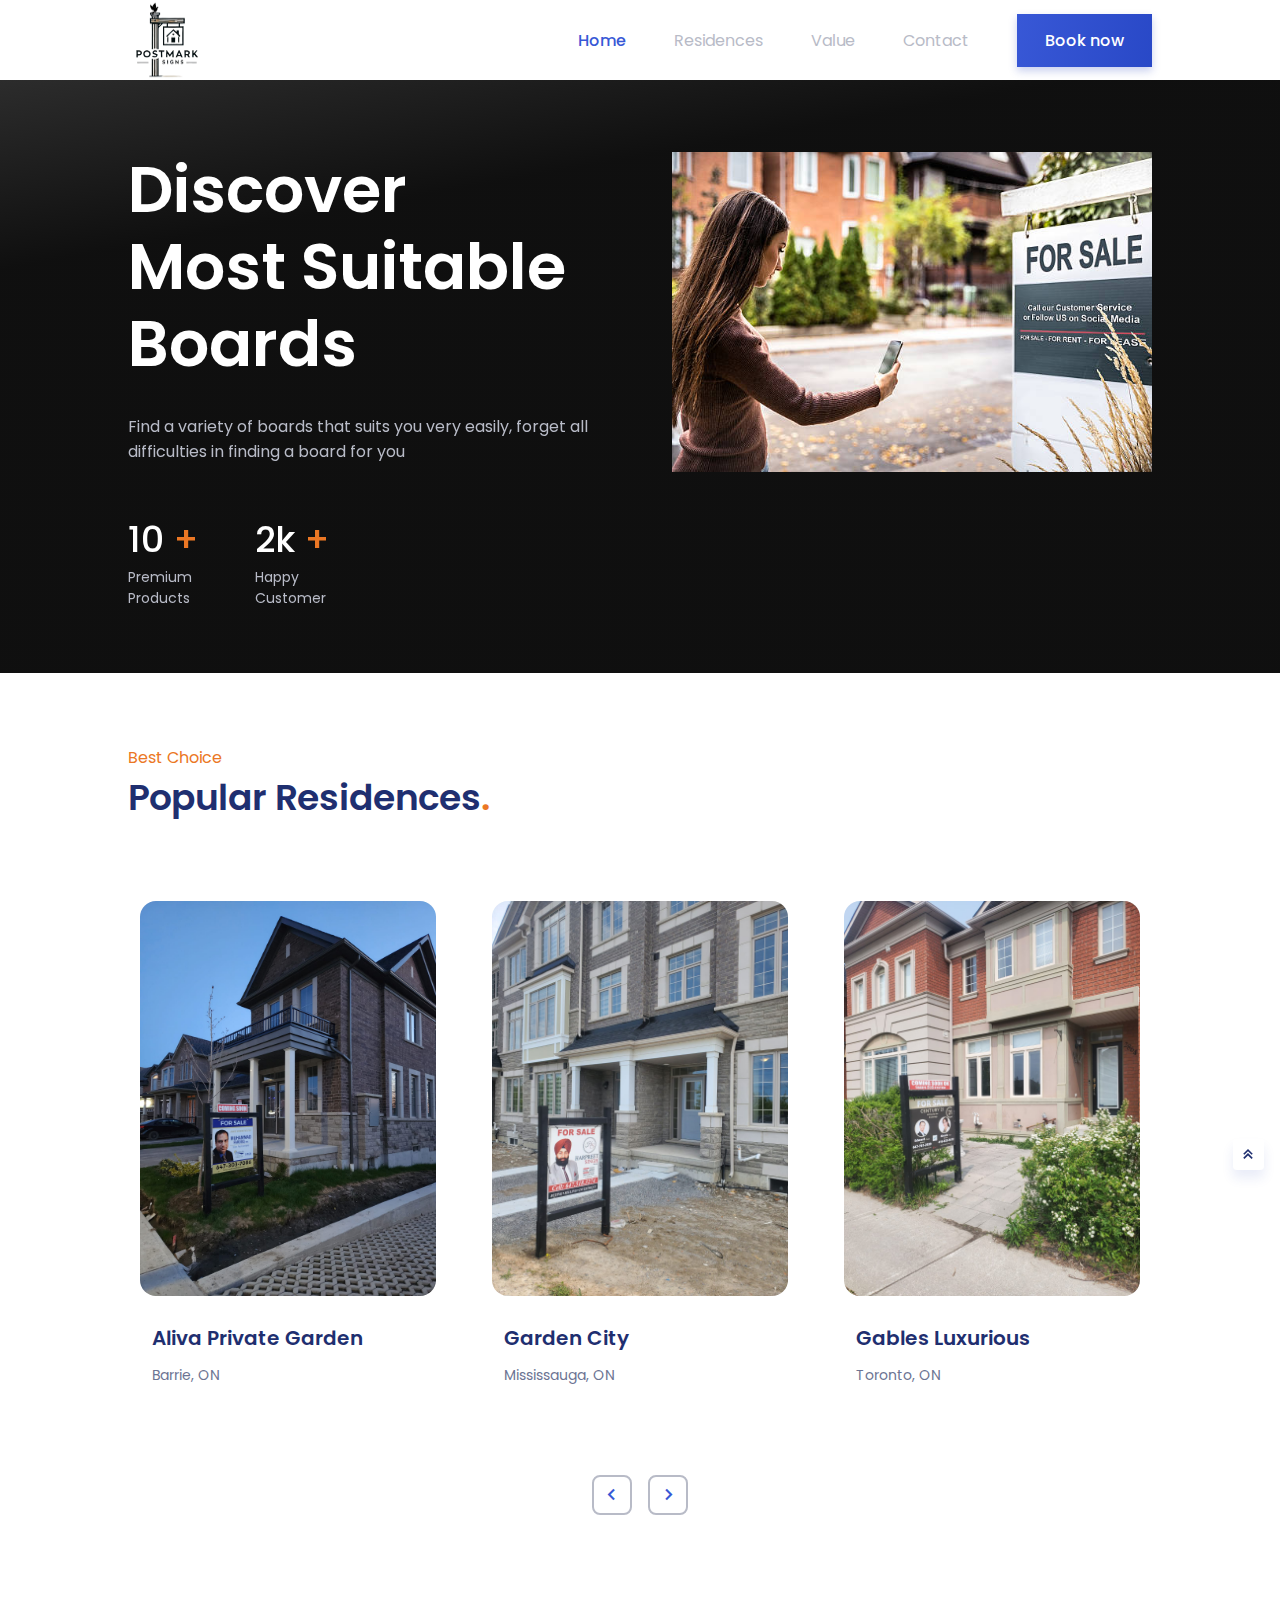
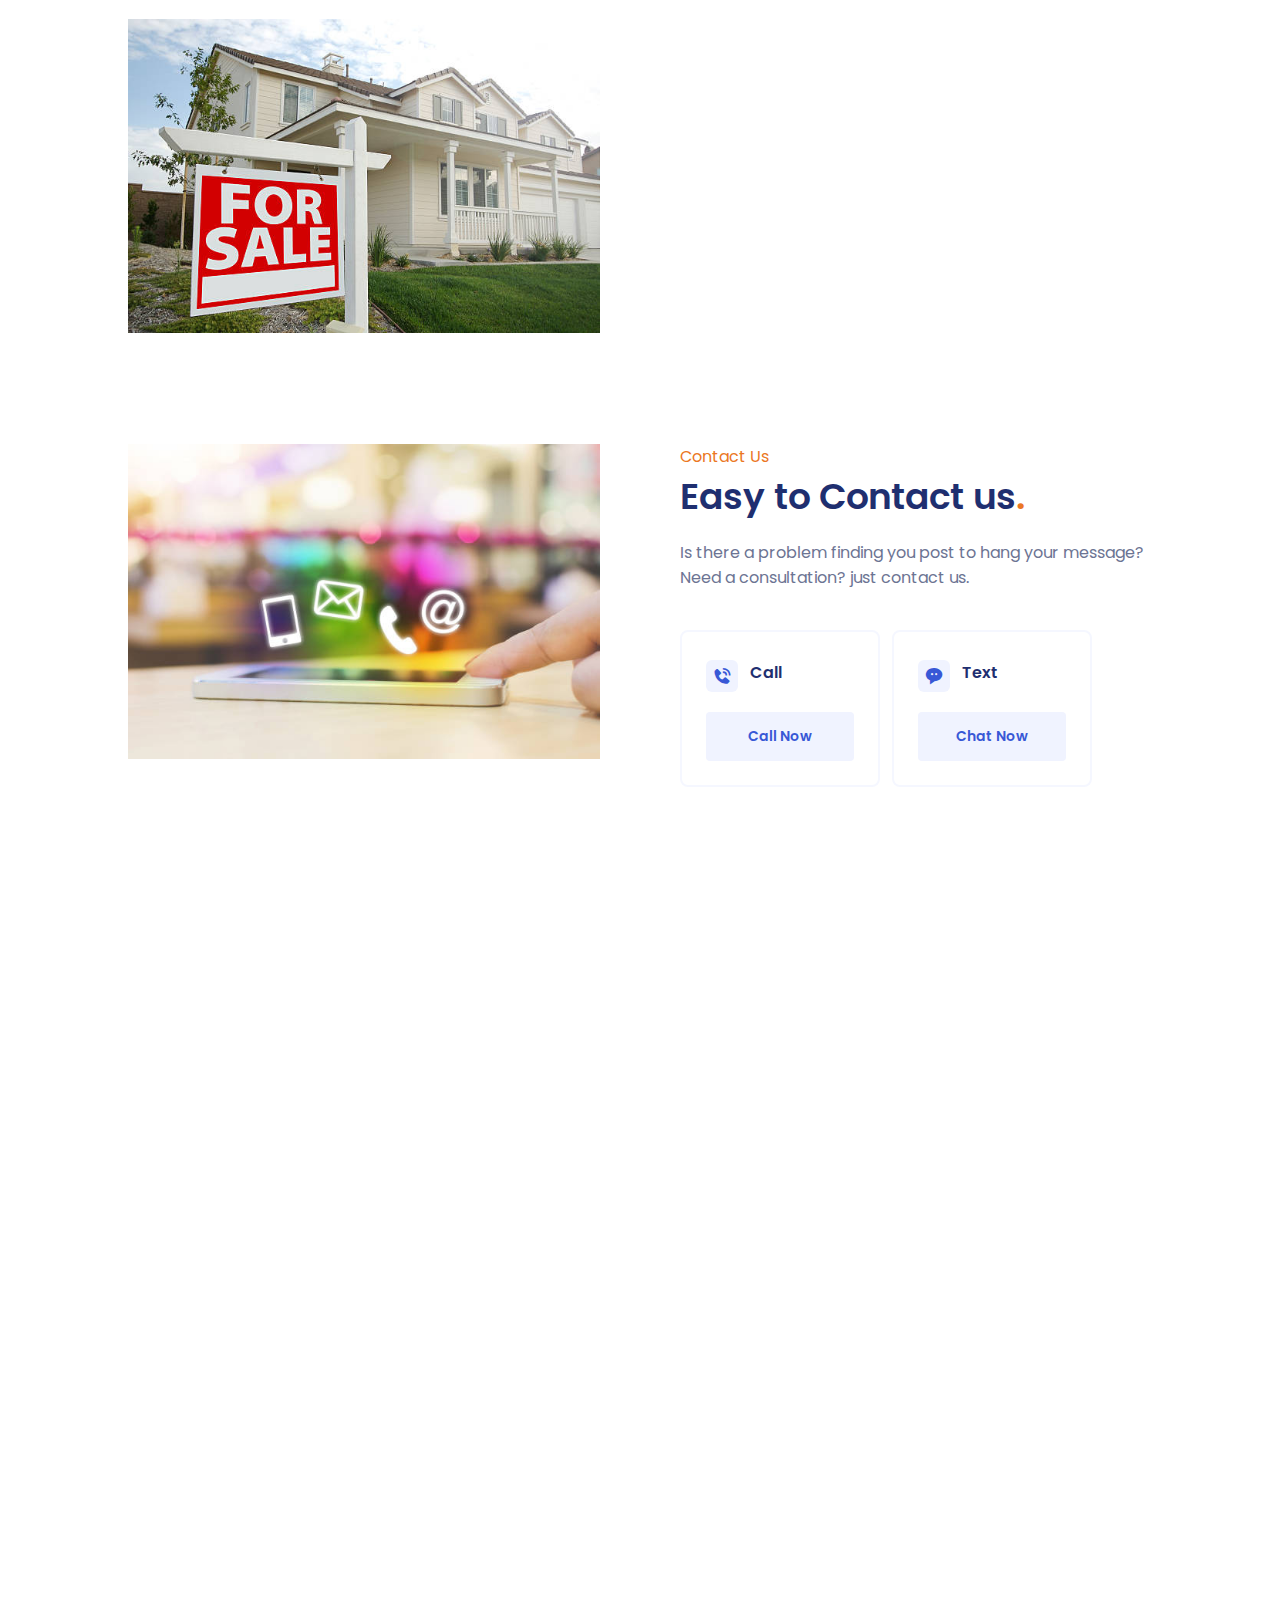
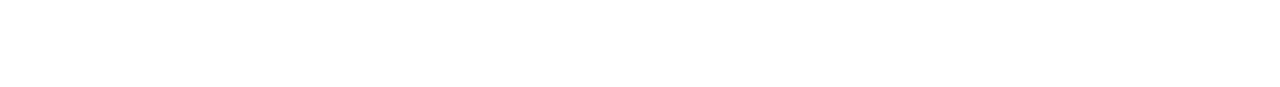
<file: index.html>
<!DOCTYPE html>
    <html lang="en">
    <head>
        <meta charset="UTF-8">
        <meta name="viewport" content="width=device-width, initial-scale=1.0">

        <!--=============== FAVICON ===============-->
        <link rel="shortcut icon" href="assets/img/favicon.png" type="image/x-icon">

        <!--=============== BOXICONS ===============-->
        <link href='https://unpkg.com/boxicons@2.1.4/css/boxicons.min.css' rel='stylesheet'>
        
        <!--=============== SWIPER CSS ===============-->
        <link rel="stylesheet" href="assets/css/swiper-bundle.min.css">

        <!--=============== CSS ===============-->
        <link rel="stylesheet" href="assets/css/styles.css">

        <title>PostMarkSigns</title>
    </head>
    <body>
        <!--==================== HEADER ====================-->
        <header class="header" id="header">
            <nav class="nav container">
                <a href="index.html" class="nav__logo">
                    <img style="width: 80px; height: 80px" src="assets/img/sign.png">
                </a>
                <div class="nav__menu">
                    <ul class="nav__list">
                        <li class="nav__item">
                            <a href="#home" class="nav__link active-link">
                                <i class="bx bx-home-alt-2"></i>
                                <span>Home</span>
                            </a>
                        </li>
                        <li class="nav__item">
                            <a href="#popular" class="nav__link">
                                <i class="bx bx-building-house"></i>
                                <span>Residences</span>
                            </a>
                        </li>
                        <li class="nav__item">
                            <a href="#value" class="nav__link">
                                <i class="bx bx-award"></i>
                                <span>Value</span>
                            </a>
                        </li>
                        <li class="nav__item">
                            <a href="#contact" class="nav__link">
                                <i class="bx bx-phone"></i>
                                <span>Contact</span>
                            </a>
                        </li>
                        <li class="nav__item">

                        </li>
                    </ul>
                </div>

                <a href="#" id="subscribe-button" class="button nav__button">
                    Book now
                </a>
            </nav>
        </header>

        <!--==================== MAIN ====================-->
        <main class="main">
            <!--==================== HOME ====================-->
            <section class="home section" id="home">
                <div class="home__container container grid">
                    <div class="home__data">
                        <h1 class="home__title">
                            Discover <br> Most Suitable <br> Boards
                        </h1>
                        <p class="home__description">
                            Find a variety of boards that suits you very easily,
                            forget all difficulties in finding a board for you
                        </p>
                        <!-- <form action="" class="home__search">
                            <i class="bx bxs-map"></i>
                            <input type="search" placeholder="Search by location..." class="home__search-input">
                            <button class="button">Search</button>
                        </form> -->
                        <div class="home__value">
                            <div>
                                <h1 class="home__value-number">
                                    10 <span>+</span>
                                </h1>
                                <span class="home__value-description">
                                    Premium <br> Products
                                </span>
                            </div>
                            <div>
                                <h1 class="home__value-number">
                                    2k <span>+</span>
                                </h1>
                                <span class="home__value-description">
                                    Happy <br> Customer
                                </span>
                            </div>
                            <!-- <div>
                                <h1 class="home__value-number">
                                    28k <span>+</span>
                                </h1>
                                <span class="home__value-description">
                                    Award <br> Winning
                                </span>
                            </div> -->
                        </div>
                    </div>

                    <div>
                        <div>
                            <img src="assets/img/home.jpg" alt="Home Image">
                        </div>
                    </div>
                </div>
            </section>

            <!--==================== POPULAR ====================-->
            <section class="popular section" id="popular">
                <div class="container">
                    <span class="section__subtitle">Best Choice</span>
                    <h2 class="section__title">
                        Popular Residences<span>.</span>
                    </h2>
                    <div class="popular__container swiper">
                        <div class="swiper-wrapper">
                            <article class="popular__card swiper-slide">
                                <img src="assets/img/popular1.jpeg" alt="" class="popular__img">
                                <div class="popular__data">
                                    <h2 class="popular__price">
                                        <!-- <span>$</span>66,356 -->
                                    </h2>
                                    <h3 class="popular__title">
                                        Garden City
                                    </h3>
                                    <p class="popular__description">
                                        Mississauga, ON
                                    </p>
                                </div>
                            </article>
                            <article class="popular__card swiper-slide">
                                <img src="assets/img/popular2.jpeg" alt="" class="popular__img">
                                <div class="popular__data">
                                    <h2 class="popular__price">
                                        <!-- <span>$</span>35,148 -->
                                    </h2>
                                    <h3 class="popular__title">
                                        Gables Luxurious
                                    </h3>
                                    <p class="popular__description">
                                        Toronto, ON
                                    </p>
                                </div>
                            </article>
                            <article class="popular__card swiper-slide">
                                <img src="assets/img/popular3.png" alt="" class="popular__img">
                                <div class="popular__data">
                                    <h2 class="popular__price">
                                        <!-- <span>$</span>75,148 -->
                                    </h2>
                                    <h3 class="popular__title">
                                        Garden Orchard City
                                    </h3>
                                    <p class="popular__description">
                                        Peterborough, ON
                                    </p>
                                </div>
                            </article>
                            <article class="popular__card swiper-slide">
                                <img src="assets/img/popular4.png" alt="" class="popular__img">
                                <div class="popular__data">
                                    <h2 class="popular__price">
                                        <!-- <span>$</span>62,148 -->
                                    </h2>
                                    <h3 class="popular__title">
                                        Luxurious City Garden
                                    </h3>
                                    <p class="popular__description">
                                        East Gwillimbury, ON
                                    </p>
                                </div>
                            </article>
                            <article class="popular__card swiper-slide">
                                <img src="assets/img/popular5.jpeg" alt="" class="popular__img">
                                <div class="popular__data">
                                    <h2 class="popular__price">
                                        <!-- <span>$</span>15,148 -->
                                    </h2>
                                    <h3 class="popular__title">
                                        Aliva Private Garden
                                    </h3>
                                    <p class="popular__description">
                                        Barrie, ON
                                    </p>
                                </div>
                            </article>
                        </div>
                        <div class="swiper-button-next">
                            <i class="bx bx-chevron-right"></i>
                        </div>
                        <div class="swiper-button-prev">
                            <i class="bx bx-chevron-left"></i>
                        </div>
                    </div>
                </div>
            </section>

            <!--==================== VALUE ====================-->
            <section class="value section" id="value">
                <div class="value__container container grid">
                    <div>
                        <div></div>
                        <div>
                            <img src="assets/img/popular9.jpg" alt="">
                        </div>
                    </div>
                    <div class="value__content">
                        <div class="value__data">
                            <span class="section__subtitle">Our Value</span>
                            <h2 class="section__title">
                                Value We Give To You<span>.</span>
                            </h2>
                            <p class="value__description">
                                We always ready to help by providing the best service for you.
                                We believe a good place to live can make your life better.
                            </p>
                        </div>
                        <div class="value__accordion">
                            <!-- <div class="value__accordion-item">
                                <header class="value__accordion-header">
                                    <i class="bx bxs-shield-x value__accordion-icon"></i>
                                    <h3 class="value__accordion-title">
                                        Best interest rates on the market
                                    </h3>
                                    <div class="value__accordion-arrow">
                                        <i class="bx bxs-down-arrow"></i>
                                    </div>
                                </header>
                                <div class="value__accordion-content">
                                    <p class="value__accordion-description">
                                        Price we provides is the best for you, 
                                        we guarantee no price changes on your property
                                        due to various unexpected costs that may come.
                                    </p>
                                </div>
                            </div> -->
                            <!-- <div class="value__accordion-item">
                                <header class="value__accordion-header">
                                    <i class="bx bxs-x-square value__accordion-icon"></i>
                                    <h3 class="value__accordion-title">
                                        Prevent unstable prices
                                    </h3>
                                    <div class="value__accordion-arrow">
                                        <i class="bx bxs-down-arrow"></i>
                                    </div>
                                </header>
                                <div class="value__accordion-content">
                                    <p class="value__accordion-description">
                                        Price we provides is the best for you, 
                                        we guarantee no price changes on your property
                                        due to various unexpected costs that may come.
                                    </p>
                                </div>
                            </div> -->
                            <div class="value__accordion-item">
                                <header class="value__accordion-header">
                                    <i class="bx bxs-bar-chart-square value__accordion-icon"></i>
                                    <h3 class="value__accordion-title">
                                        Best prices on the market
                                    </h3>
                                    <div class="value__accordion-arrow">
                                        <i class="bx bxs-down-arrow"></i>
                                    </div>
                                </header>
                                <div class="value__accordion-content">
                                    <p class="value__accordion-description">
                                        Price we provides is the best for you, 
                                        we guarantee no price changes on your property
                                        due to various unexpected costs that may come.
                                    </p>
                                </div>
                            </div>
                            <!-- <div class="value__accordion-item">
                                <header class="value__accordion-header">
                                    <i class="bx bxs-check-square value__accordion-icon"></i>
                                    <h3 class="value__accordion-title">
                                        Security of your data
                                    </h3>
                                    <div class="value__accordion-arrow">
                                        <i class="bx bxs-down-arrow"></i>
                                    </div>
                                </header>
                                <div class="value__accordion-content">
                                    <p class="value__accordion-description">
                                        Price we provides is the best for you, 
                                        we guarantee no price changes on your property
                                        due to various unexpected costs that may come.
                                    </p>
                                </div>
                            </div> -->
                        </div>
                    </div>
                </div>
            </section>

            <!--==================== CONTACT ====================-->
            <section class="contact section" id="contact">
                <div class="contact__container container grid">
                    <div>
                        <div></div>
                        <div>
                            <img src="assets/img/contact.png" alt="">
                        </div>
                    </div>

                    <div class="contact__contact">
                        <div class="contact__data">
                            <span class="section__subtitle">Contact Us</span>
                            <h2 class="section__title">
                                Easy to Contact us<span>.</span>
                            </h2>
                            <p class="contact__description">
                                Is there a problem finding you post to hang your message? Need
                                a consultation? just contact us.
                            </p>
                        </div>
                        <div class="contact__card">
                            <div class="contact__card-box">
                                <div class="contact__card-info">
                                    <i class="bx bxs-phone-call"></i>
                                    <div>
                                        <h3 class="contact__card-title">
                                            Call
                                        </h3>
                                    </div>
                                </div>
                                <button class="button contact__card-button" onclick="window.location.href='tel:+16473794448';">
                                    Call Now
                                </button>
                            </div>
                            <div class="contact__card-box">
                                <div class="contact__card-info">
                                    <i class="bx bxs-message-rounded-dots"></i>
                                    <div>
                                        <h3 class="contact__card-title">
                                            Text
                                        </h3>
                                    </div>
                                </div>
                                <button class="button contact__card-button" 
                                        onclick="window.location.href='sms:+16473794448?&body=Hello%20there!%20I%27d%20like%20to%20schedule%20a%20consultation.'">
                                    Chat Now
                                </button>
                            </div>
                        </div>
                    </div>
                </div>
            </section>

            <!--==================== SUBSCRIBE ====================-->
            <section class="subscribe section">
                <div class="subscribe__container container">
                    <h1 class="subscribe__title">
                        Get Started with PostMarkSigns
                    </h1>
                    <p class="subscribe__description">
                        Order and find super attractive price quotes
                        from us, Find your residence soon
                    </p>
                    <a href="form.html" class="button subscribe__button">
                        Book now
                    </a>
                </div>
            </section>
        </main>

        <!--==================== FOOTER ====================-->
        <footer class="footer section">
            <div class="footer__container container grid">
                <div>
                    <a href="#" class="footer__logo">
                        <img style="width: 80px; height: 80px;" src="assets/img/sign.png">
                    </a>
                    <p class="footer__description">
                        Our vision is to make all people <br>
                        find the best place to live for them with our boards.
                    </p>
                </div>

                <div class="footer__content">
                    <div>
                        <h3 class="footer__title">
                            About
                        </h3>

                        <ul class="footer__links">
                            <li>
                                <a href="#" class="footer__link">About Us</a>
                            </li>
                            <li>
                                <a href="#" class="footer__link">Features</a>
                            </li>
                            <li>
                                <a href="#" class="footer__link">News & Blog</a>
                            </li>
                        </ul>
                    </div>
                    <div>
                        <h3 class="footer__title">
                            Company
                        </h3>

                        <ul class="footer__links">
                            <li>
                                <a href="#" class="footer__link">
                                    How We Work?
                                </a>
                            </li>
                            <li>
                                <a href="#" class="footer__link">Capital</a>
                            </li>
                            <li>
                                <a href="#" class="footer__link">Security</a>
                            </li>
                        </ul>
                    </div>
                    <div>
                        <h3 class="footer__title">
                            Support
                        </h3>

                        <ul class="footer__links">
                            <li>
                                <a href="#" class="footer__link">FAQs</a>
                            </li>
                            <li>
                                <a href="#" class="footer__link">Support center</a>
                            </li>
                            <li>
                                <a href="#" class="footer__link">Contact Us</a>
                            </li>
                        </ul>
                    </div>
                    <div>
                        <h3 class="footer__title">
                            Follow us
                        </h3>

                        <ul class="footer__social">
                            <a href="https://www.facebook.com/" target="_blank" class="footer__social-link">
                                <i class="bx bxl-facebook-circle"></i>
                            </a>
                            <a href="https://www.instagram.com/postmarksigns" target="_blank" class="footer__social-link">
                                <i class="bx bxl-instagram-alt"></i>
                            </a>
                            <a href="https://www.pinterest.com/" target="_blank" class="footer__social-link">
                                <i class="bx bxl-pinterest"></i>
                            </a>
                        </ul>
                    </div>
                </div>
            </div>

            <div class="footer__info container">
                <span class="footer__copy">
                    &#169; JSCorp. All rights reserved
                </span>

                <div class="footer__privacy">
                    <a href="#">Terms & Aggrements</a>
                    <a href="#">Privacy Policy</a>
                </div>
            </div>
        </footer>


        <!--========== SCROLL UP ==========-->
        <a href="#" class="scrollup" id="scroll-up">
            <i class="bx bx-chevrons-up"></i>
        </a>

        <!--=============== SCROLLREVEAL ===============-->
        <script src="assets/js/scrollreveal.min.js"></script>

        <!--=============== SWIPER JS ===============-->
        <script src="assets/js/swiper-bundle.min.js"></script>

        <!--=============== MAIN JS ===============-->
        <script src="assets/js/main.js"></script>
    </body>
</html>
</file>
<file: assets/css/styles.css>
/*=============== GOOGLE FONTS ===============*/
@import url("https://fonts.googleapis.com/css2?family=Poppins:wght@400;500;600&display=swap");

/*=============== VARIABLES CSS ===============*/
:root {
  --header-height: 3.5rem;

  /*========== Colors ==========*/
  /*Color mode HSL(hue, saturation, lightness)*/
  --first-color: hsl(228, 66%, 53%);
  --first-color-alt: hsl(228, 66%, 47%);
  --first-color-light: hsl(228, 62%, 59%);
  --first-color-lighten: hsl(228, 100%, 97%);
  --second-color: hsl(25, 83%, 53%);
  --title-color: hsl(228, 57%, 28%);
  --text-color: hsl(228, 15%, 50%);
  --text-color-light: hsl(228, 12%, 75%);
  --border-color: hsl(228, 99%, 98%);
  --body-color: #fff;
  --container-color: #fff;

  /*========== Font and typography ==========*/
  /*.5rem = 8px | 1rem = 16px ...*/
  --body-font: 'Poppins', sans-serif;
  --biggest-font-size: 2.25rem;
  --h1-font-size: 1.5rem;
  --h2-font-size: 1.25rem;
  --h3-font-size: 1rem;
  --normal-font-size: .938rem;
  --small-font-size: .813rem;
  --smaller-font-size: .75rem;

  /*========== Font weight ==========*/
  --font-medium: 500;
  --font-semi-bold: 600;

  /*========== z index ==========*/
  --z-tooltip: 10;
  --z-fixed: 100;
}

/* Responsive typography */
@media screen and (min-width: 1024px) {
  :root {
    --biggest-font-size: 4rem;
    --h1-font-size: 2.25rem;
    --h2-font-size: 1.5rem;
    --h3-font-size: 1.25rem;
    --normal-font-size: 1rem;
    --small-font-size: .875rem;
    --smaller-font-size: .813rem;
  }
}

/*=============== BASE ===============*/
* {
  box-sizing: border-box;
  padding: 0;
  margin: 0;
}

html {
  scroll-behavior: smooth;
}

body {
  font-family: var(--body-font);
  font-size: var(--normal-font-size);
  background-color: var(--body-color);
  color: var(--text-color);
  transition: .3s; /* For animation dark mode */
}

h1, h2, h3 {
  color: var(--title-color);
  font-weight: var(--font-semi-bold);
}

ul {
  list-style: none;
}

a {
  text-decoration: none;
}

img {
  max-width: 100%;
  height: auto;
}

input,
button {
  font-family: var(--body-font);
  outline: none;
  border: none;
}

/*=============== THEME ===============*/


/*========== Variables Dark theme ==========*/


/*========== 
    Color changes in some parts of 
    the website, in dark theme 
==========*/


/*=============== REUSABLE CSS CLASSES ===============*/
.container {
  max-width: 1024px;
  margin-left: 1.5rem;
  margin-right: 1.5rem;
}

.grid {
  display: grid;
}

.section {
  padding: 4.5rem 0 2rem;
}

.section__title {
  font-size: var(--h2-font-size);
  margin-bottom: 1rem;
}

.section__title span {
  color: var(--second-color);
}

.section__subtitle {
  display: block;
  font-size: var(--small-font-size);
  color: var(--second-color);
}

.main {
  overflow: hidden; /* For the animations ScrollReveal*/
}

/*=============== HEADER & NAV ===============*/
.header{
  position: fixed;
  top:0;
  left:0;
  width: 100%;
  background-color: white;
  z-index: var(--z-fixed);
  transition: .4s;
}

.nav{
  height: var(--header-height);
  display: flex;
  justify-content: space-around;
  align-items: center;
}

.nav__logo{
  font-size: 20px;
  display: inline-flex;
  align-items: center;
  column-gap: .25rem;
  font-weight: var(--font-medium);
  transition: .3s;
}

.nav__logo i{
  font-size: 1rem;
}

.nav__logo:hover{
  color: var(--first-color);
}

@media screen and (max-width: 1023px){
  .nav__menu{
    position: fixed;
    bottom: 2rem;
    background-color: var(--container-color);
    box-shadow: 0 8px 24px hsla(228, 66%, 45%, .15);
    width: 90%;
    left: 0;
    right:0;
    margin: 0 auto;
    padding: 1.30rem 3rem;
    border-radius: 1.25rem;
    transition: .4s;
  }

  .nav__list{
    display: flex;
    justify-content: space-between;
    align-items: center;
  }
  
  .nav__link{
    color: var(--text-color);
    display: flex;
    padding: .5rem;
    border-radius: 50%;
  }

  .nav__link i{
    font-size: 1.25rem;
  }

  .nav__link span{
    display: none;

  }
}
/* Change background header */
.scroll-header{
  background-color: var(--body-color);
  box-shadow: 0 1px 4px hsla(228, 4%, 15%, .1);
}

.scroll-header .nav__logo{
  color: var(--first-color);
}
/* Active link */
.active-link{
  background: linear-gradient(101deg, hsl(228, 66%, 53%),hsl(228, 66%,47%));
  color: #fff;
  box-shadow: 0 4px 8px hsla(228, 66%, 45%, .25);
}

/*=============== HOME ===============*/
.home{
  background: linear-gradient(170deg, hsl(0, 0%, 22%) 0%, hsl(0, 0%, 6%) 30%);
  padding-bottom: 0;
}

.home__container{
  padding-top: 4rem;
  row-gap: 3.5rem;
}

.home__title,
.home__value-number{
  color: #fff;
}

.home__title{
  font-size: var(--biggest-font-size);
  line-height: 120%;
  margin-bottom: 1.25rem;
}

.home__description{
  color:var(--text-color-light);
  margin-bottom: 2rem;
}

.home__search{
  background-color: var(--body-color);
  padding: .35rem .35rem .35rem .75rem;
  display: flex;
  align-items: center;
  border-radius: .75rem;
  border: 3px solid var(--text-color-light);
  margin-bottom: 2rem;
}

.home__search i{
  font-size: 1.25rem;
  color: var(--first-color);
}

.home__search-input{
  width: 90%;
  background-color: var(--body-color);
  color: var(--text-color);
  margin: 0 .5rem;
}

.home__search-input::placeholder{
  color: var(--text-color-light);
}

.home__value{
  display: flex;
  column-gap: 2.5rem;
}

.home__value-number{
  font-size: var(--h1-font-size);
  font-weight: var(--font-medium);
}

.home__value-number span{
  color: var(--second-color);
}

.home__value-description{
  display: flex;
  color: var(--text-color-light);
  font-size: var(--small-font-size);
}

.home__images{
  position: relative;
  display: flex;
  justify-content: center;
}

.home__orbe{
  width: 265px;
  height: 284px;
  background: linear-gradient(180deg, hsl(0, 0%, 16%) 93%, hsl(0, 0%, 67%) 100%);
  border-radius: 135px 135px 0 0;
}

.home__img{
  position: absolute;
  width: 250px;
  height: 300px;
  overflow: hidden;
  border-radius: 125px 125px 12px 12px;
  display: inline-flex;
  align-items: flex-end;
  bottom: -1.5rem;
  box-shadow: 0 16px 32px hsla(228, 66%, 25%, .25);
}

/*=============== BUTTON ===============*/
.button{
  display: inline-block;
  background: linear-gradient(101deg, hsl(228, 66%, 53%), HSL(228, 66%, 47%));
  color: #fff;
  padding: 14px 28px;
  border: .5rem;
  font-size: var(--normal-font-size);
  font-weight: var(--font-medium);
  box-shadow: 0 4px 8px hsla(228, 66%, 45%, .25);
  transition: .3s;
  cursor: pointer;
}

.button:hover{
  box-shadow: 0 4px 12px hsla(228, 66%, 45%, .25);
}

.mav__button{
  display: none;
}
/*=============== LOGOS ===============*/
.logos__container{
  padding-top: 2rem;
  grid-template-columns: repeat(2, 1fr);
  gap: 3rem 2rem;
  justify-content: center;
}

.logos__img img{
  height: 60px;
  transition: .3s;
}

.lgos__img img:hover{
  opacity: .6;
}

/*=============== POPULAR ===============*/
.popular__container{
  padding: 1rem 0 5rem;
}

.popular__card{
  width: 290px;
  background-color: var(--container-color);
  padding: .5rem .5rem 1.5rem;
  border-radius: 1rem;
  margin: 0 auto;
  transition: .4s;
}

.popular__img{
  border-radius: 1rem;
  margin-bottom: 1rem;
}

.popular__data{
  padding: 0 1rem 0 .5rem;
}

.popular__price{
  font-size: var(--h2-font-size);
  color: var(--text-color);
  margin-bottom: .25rem;
}

.popular__price span{
  color: var(--second-color);
}

.popular__title{
  font-size: var(--h3-font-size);
  margin-bottom: .75rem;
}

.popular__description{
  font-size: var(--small-font-size);
}

.popular__card:hover{
  box-shadow: 0 12px 16px hsla(228, 66%, 45%, .1);
}

/* Swiper class */
.swiper-button-prev::after,
.swiper-button-next::after{
  content: '';
}

.swiper-button-next,
.swiper-button-prev{
  top: initial;
  bottom: 0;
  width:initial;
  height: initial;
  background-color: var(--container-color);
  border: 2px solid var(--text-color-light);
  padding: 6px;
  border-radius: .5rem;
  font-size: 1.5rem;
  color: var(--first-color);
}

.swiper-button-prev{
  left: calc(50% - 3rem);
}

.swiper-button-next{
  right: calc(50% - 3rem);
}
/*=============== VALUE ===============*/
.value__container{
  row-gap: .3rem;
}

.value__images{
  position: relative;
  display: flex;
  justify-content: center;
}

.value__orbe{
  width:266px;
  height: 316px;
  background-color: hsl(228, 24%, 97%);
  border-radius: 135px 135px 16px 16px;
}

.value__img{
  position: absolute;
  width: 250px;
  height: 300px;
  overflow: hidden;
  border-radius: 125px 125px 12px 12px;
  inset: 0;
  margin: auto;
  box-shadow: 0 16px 32px hsla(228, 66%, 25%, .25);

}

.value__description{
  font-size: var(--small-font-size);
  margin-bottom: 2rem;
}

.value__accordion{
  display: grid;
  row-gap: 1.5rem;
}

.value__accordion-item{
  background-color: var(--body-color);
  border: 2px solid var(--border-color);
  border-radius: .5rem;
  padding: 1rem .75rem;
}

.value__accordion-header{
  display: flex;
  align-items: center;
  cursor: pointer;
}

.value__accordion-icon{
  background-color: var(--first-color-lighten);
  padding: 5px;
  border-radius: .25rem;
  font-size: 18px;
  color: var(--first-color);
  margin-right: .75rem;
  transition: .3s;
}

.value__accordion-title{
  font-size: var(--small-font-size);
}

.value__accordion-arrow{
  display: inline-flex;
  background-color: var(--first-color-lighten);
  padding: .25rem;
  color: var(--first-color);
  border-radius: 2px;
  font-size: 10px;
  margin-left: auto;
  transition: .3s;
}

.value__accordion-arrow i{
  transition: .4s;
}

.value__accordion-description{
  font-size: var(--smaller-font-size);
  padding: 1.25rem 2.5rem 0 2.75rem;
}

.value__accordion-content{
  overflow: hidden;
  height: 0;
  transition: all .25s ease;
}



/*Rotate icon and add shadows*/
.accordion-open{
  box-shadow: 0 12px 32px hsla(228, 66%, 45%, .1);
}

.accordion-open .value__accordion-icon{
  box-shadow: 0 4px 4px hsla(228, 66%, 45%, .1);
}

.accordion-open .value__accordion-arrow{
  box-shadow: 2px 4px hsla(228, 66%, 45%, .1);
}

.accordion-open .value__accordion-arrow i{
  transform: rotate(-180deg);
}


/*=============== CONTACT ===============*/
.contact__container{
  row-gap: 2rem;
}

.contact__images{
  position: relative;
  display: flex;
  justify-content: center;
}

.contact__orbe{
  width: 266px;
  height: 316px;
  background-color: hsl(228, 24%, 97%);
  border-radius: 135px 135px 16px 16px;
}

.contact__img{
  position: absolute;
  width:250px;
  height: 300px;
  overflow: hidden;
  border-radius: 125px 125px 12px 12px;
  inset: 0;
  margin: auto;
  box-shadow: 0 16px 32px hsla(228, 66%, 25%, .25);
}

.contact__description{
  font-size: var(--small-font-size);
  margin-bottom: 2.5rem;
}

.contact__card{
  display: grid;
  grid-template-columns: repeat(2, 1fr);
  gap: 1.25rem .75rem;
}

.contact__card-box{
  background-color: var(--body-color);
  border: 2px solid var(--border-color);
  padding: 1.25rem .75rem;
  border-radius: .5rem;
  transition: .3s;
}

.contact__card-info{
  display: flex;
  align-items: flex-start;
  column-gap: .75rem;
  margin-bottom: 1.25rem;
}

.contact__card i{
  padding: 6px;
  background-color: var(--first-color-lighten);
  border-radius: 6px;
  font-size: 1.25rem;
  color: var(--first-color);
}

.contact__card-title{
  font-size: var(--normal-font-size);
}

.contact__card-description{
  font-size: var(--smaller-font-size);
}

.contact__card-button{
  font-size: var(--small-font-size);
  padding: 14px 0;
  width: 100%;
  border-radius: .25rem;
  background: var(--first-color-lighten);
  color: var(--first-color);
  font-weight: var(--font-semi-bold);
  box-shadow: none;
}

.contact__card-button:hover{
  background-color: var(--first-color);
  color: #fff;
}

.contact__card-box:hover{
  box-shadow: 0 8px 24px hsla(228, 66%, 45%, .1);
}

/*=============== SUBSCRIBE ===============*/
.subscribe{
  padding: 2.5rem 0;
}

.subscribe__container{
  background-color: var(--first-color);
  padding: 3rem 2rem;
  border-radius: 1.25rem;
  border: 6px solid var(--first-color-light);
  text-align: center;
}

.subscribe__title{
  font-size: var(--h2-font-size);
  color: #fff;
  margin-bottom: 1rem;
}

.subscribe__description{
  color: hsl(228, 90%, 92%);
  font-size: var(--small-font-size);
  margin-bottom: 2rem;
}

.subscribe__button{
  border-radius: .50rem;
  border: 2px solid #fff;
  background: var(--first-color-light);
  font-size: var(--small-font-size);
}

.subscribe__button:hover{
  background-color: var(--first-color);
}

/*=============== FOOTER ===============*/
.footer__container{
  row-gap: 2.5rem;
}

.footer__logo{
  color: var(--first-color);
  font-size: var(--h3-font-size);
  font-weight: var(--font-semi-bold);
  display: inline-flex;
  align-items: center;
  column-gap: .25rem;
  margin-bottom: .75rem;
}

.footer__logo img{
  font-size: 1.25rem;
}

.footer__description,
.footer__link{
  font-size: var(--small-font-size);
  font-weight: var(--font-medium);
}

.footer__content,
.footer__links{
  display: grid;
}

.footer__content{
  grid-template-columns: repeat(2, max-content);
  gap: 2.5rem 4rem;
}

.footer__title{
  font-size: var(--h3-font-size);
  margin-bottom: 1rem;
}

.footer__links{
  row-gap: .5rem;
}

.footer__link{
  color: var(--text-color);
  transition: .3s;
}

.footer__link:hover{
  color: var(--title-color);
}

.footer__social{
  display: flex;
  column-gap: 1rem;
}

.footer__social-link{
  font-size: 1.25rem;
  color: var(--text-color);
  transition: .3s;
}

.footer__social-link:hover{
  color: var(--title-color);
}

.footer__info,
.footer__privacy{
  display: flex;
}

.footer__info{
  padding-bottom: 6rem;
  margin-top: 5.5rem;
  flex-direction: center;
  text-align: center;
  row-gap: 1.5rem;
}

.footer__copy,
.footer__privacy a{
  font-size: var(--smaller-font-size);
  font-weight: var(--font-medium);
  color: var(--text-color);
}

.footer__privacy{
  justify-content: center;
  column-gap: 1.25rem;
}
/*=============== SCROLL BAR ===============*/
::-webkit-scrollbar{
  width: .6rem;
  border-radius: .5rem;
  background-color: hsl(228, 8%, 76%);
}

::-webkit-scrollbar-thumb{
  background-color: hsl(228, 8%, 64%);
  border-radius: .5rem;
}
::-webkit-scrollbar-thumb:hover{
  background-color: hsl(228, 8%, 54%);
}
/*=============== SCROLL UP ===============*/
.scrollup{
  position: fixed;
  right: 1rem;
  bottom: -30%;
  background-color: var(--container-color);
  box-shadow: 0 8px 12px hsla(228, 66%, 45%, .1);
  display: inline-flex;
  padding: .35rem;
  border-radius: .25rem;
  color: var(--title-color);
  font-size: 1.25rem;
  z-index: var(--z-tooltip);
  transition: .3s;
}

.scrollup:hover{
  transform: translateY(-.25rem);
  color: var(--first-color);
}

/* Show Scroll Up*/
.show-scroll{
  bottom: 8rem;
}

/*=============== BREAKPOINTS ===============*/
/* For small devices */
@media screen and (max-width: 350px){
  .container{
    margin-left: 1rem;
    margin-right: 1rem;
  }

  .section{
    padding: 3.5rem 0 1rem;
  }

  .home{
    padding-bottom: 0;
  }

  .contact__card{
    grid-template-columns: repeat(1, 180px);
    justify-content: center;
  }
}

@media screen and (max-width: 320px){
  .nav__menu{
    padding: 1.3rem 1.5rem;
  }

  .home__value{
    column-gap: 1rem;
  }

  .home__img{
    width: 220px;
    height: 280px;
  }
  .home__orbe{
    width: 240px;
    height: 264px;
  }

  .logos__container{
    gap: 2rem 1rem;
  }

  .popular__card{
    width: 230px;
    padding: .5rem .5rem .75rem;
  }

  .value__img, .contact__img{
    width: 220px;
    height: 260px;
  }

  .value__orbe, .contact__orbe{
    width: 236px;
    height: 280px;
  }

  .subscribe__container{
    padding: 2rem 1rem;
  }

  .footer__content{
    gap: 2.5rem;
  }
}
/* For medium devices */
@media screen and (min-width: 576px){
  .nav__menu{
    width: 324px;
  }

  .home__search-input{
    width: 412px;
  }

  .contact__card{
    grid-template-columns: repeat(2, 192px);
    justify-content: center;
  }

  .footer__content{
    grid-template-columns: repeat(3, max-content);
  }
}

@media screen and (min-width: 767px) {
  .home__container{
    grid-template-columns: repeat(2, 1fr);
    padding-top: 2rem;
  }
  .home__orbe{
    align-self: flex-end;
  }

  .home__data{
    padding-bottom: 2rem;
  }

  .logos__container{
    grid-template-columns: repeat(4, max-content);
    justify-content: center;
  }

  .value__container, .contact__container{
    grid-template-columns: repeat(2, 1fr);
    align-items: center;
  }

  .contact__images{
    order: 1;
  }

  .contact__card{
    justify-content: initial;
  }

  .subscribe__container{
    padding: 3rem 13rem;
  }

  .footer__container{
    grid-template-columns: repeat(2, max-content);
    justify-content: space-between;
  }
}

/* For large devices */
@media screen and (min-width: 1023px){
  .section{
    padding: 7.5rem, 
  }

  .section__title{
    font-size: 2.25rem;
  }

  .section__subtitle{
    font-size: var(--normal-font-size);
  }

  .nav{
    height: calc(var(--header-height) + 1.5rem);
  }

  .nav__menu{
    width: initial;
    margin-left: auto;
  }

  .nav__list{
    display: flex;
    column-gap: 3rem;
  }

  .nav__link{
    color: var(--text-color-light);
  }
  .nav__link i{
    display: none;
  }

  .nav__button{
    display: inline-block;
  }

  .active-link{
    background: none;
    box-shadow: none;
    color: var(--first-color);
    font-weight: var(--font-medium);
  }

  .change-them{
    margin: 0 3rem;
    color: var(--text-color-light);
  }

  .scroll-header .nav__link,
  .scroll-header .change-them{
    color: var(--text-color);
  }

  .scroll-header .active-link{
    color: var(--first-color);
  }

  .home{
    padding-bottom: 0;
  }

  .home__container{
    padding-top: 5rem;
    column-gap: 2rem;
  }

  .home__data{
    padding-bottom: 4rem;
  }

  .home__title{
    margin-bottom: 2rem;
  }

  .home__description,
  .home__search{
    margin-bottom: 3rem;
  }

  .home__value{
    column-gap: 3.5rem;
  }

  .home__orbe{
    width: 504px;
    height: 611px;
    border-radius: 256px 256px 0 0;
  }

  .home__img{
    width: 472px;
    height: 634px;
    border-radius: 236px 236px 12px 12px;
    bottom: -2.5rem;
  }

  .logos__img img{
    height: 150px;
  }

  .popular__container{
    padding-top: 3rem;
  }

  .popular__card{
    width: 320px;
    padding: .75rem .75rem 2rem;
  }
  .popular__data{
    padding: 0 .25rem 0 .75rem;
  }

  .value__container,
  .contact__container{
    align-items: flex-start;
    column-gap: 5rem;
  }

  .value__orbe,
  .contact__orbe{
    width: 501px;
    height: 641px;
    border-radius: 258px 258px 16px 16px;
  }

  .value__img,
  .contact__img{
    width: 461px;
    height: 601px;
    border-radius: 238px 238px 12px 12px;
  }

  .value__img img,
  .contact__img img{
    max-width: initial;
    width: 490px;
  }

  .value__description,
  .contact__description{
    font-size: var(--normal-font-size);
    margin-bottom: 2.5rem;
  }

  .value__accordion-title{
    font-size: var(--normal-font-size);
  }

  .value__accordion-item{
    padding: 1.25rem 1.25rem 1.25rem 1rem;
  }

  .value__accordion-description{
    padding-bottom: 1rem;
    font-size: var(--small-font-size);
  }

  .contact__card{
    grid-template-columns: repeat(2, 200px);
  }

  .contact__card-box{
    padding: 28px 1.5rem 1.5rem;
  }

  .subscribe__container{
    padding: 4rem 10rem 4.5rem;
    border-radius: 2rem;
    border: 12px solid var(--first-color);
  }

  .subscribe__title{
    font-size: 2.5rem;
    margin-bottom: 1.5rem;
  }

  .subscribe__description{
    font-size: var(--normal-font-size);
    padding: 0 8rem;
  }

  .subscribe__button{
    font-size: var(--normal-font-size);
  }

  .footer__content{
    grid-template-columns: repeat(4, max-content);
  }

  .footer__title{
    margin-bottom: 1.5rem;
  }

  .footer__links{
    row-gap: 1rem;
  }

  .footer__info{
    flex-direction: row;
    justify-content: space-between;
    padding-bottom: 2rem;
  }

  .show-scroll{
    bottom: 3rem;
    right: 3rem;
  }
}

@media screen and (min-width: 1040px){
  .container{
    margin-left: auto;
    margin-right: auto;
  }

  .home__container{
    column-gap: 4rem;
  }
}
/* For 2K & 4K resolutions */
@media screen and (min-width: 2048px){
  body{
    zoom: 1.5;
  }
}

@media screen and (min-width: 3840px){
  body{
    zoom: 2;
  }
}
</file>
